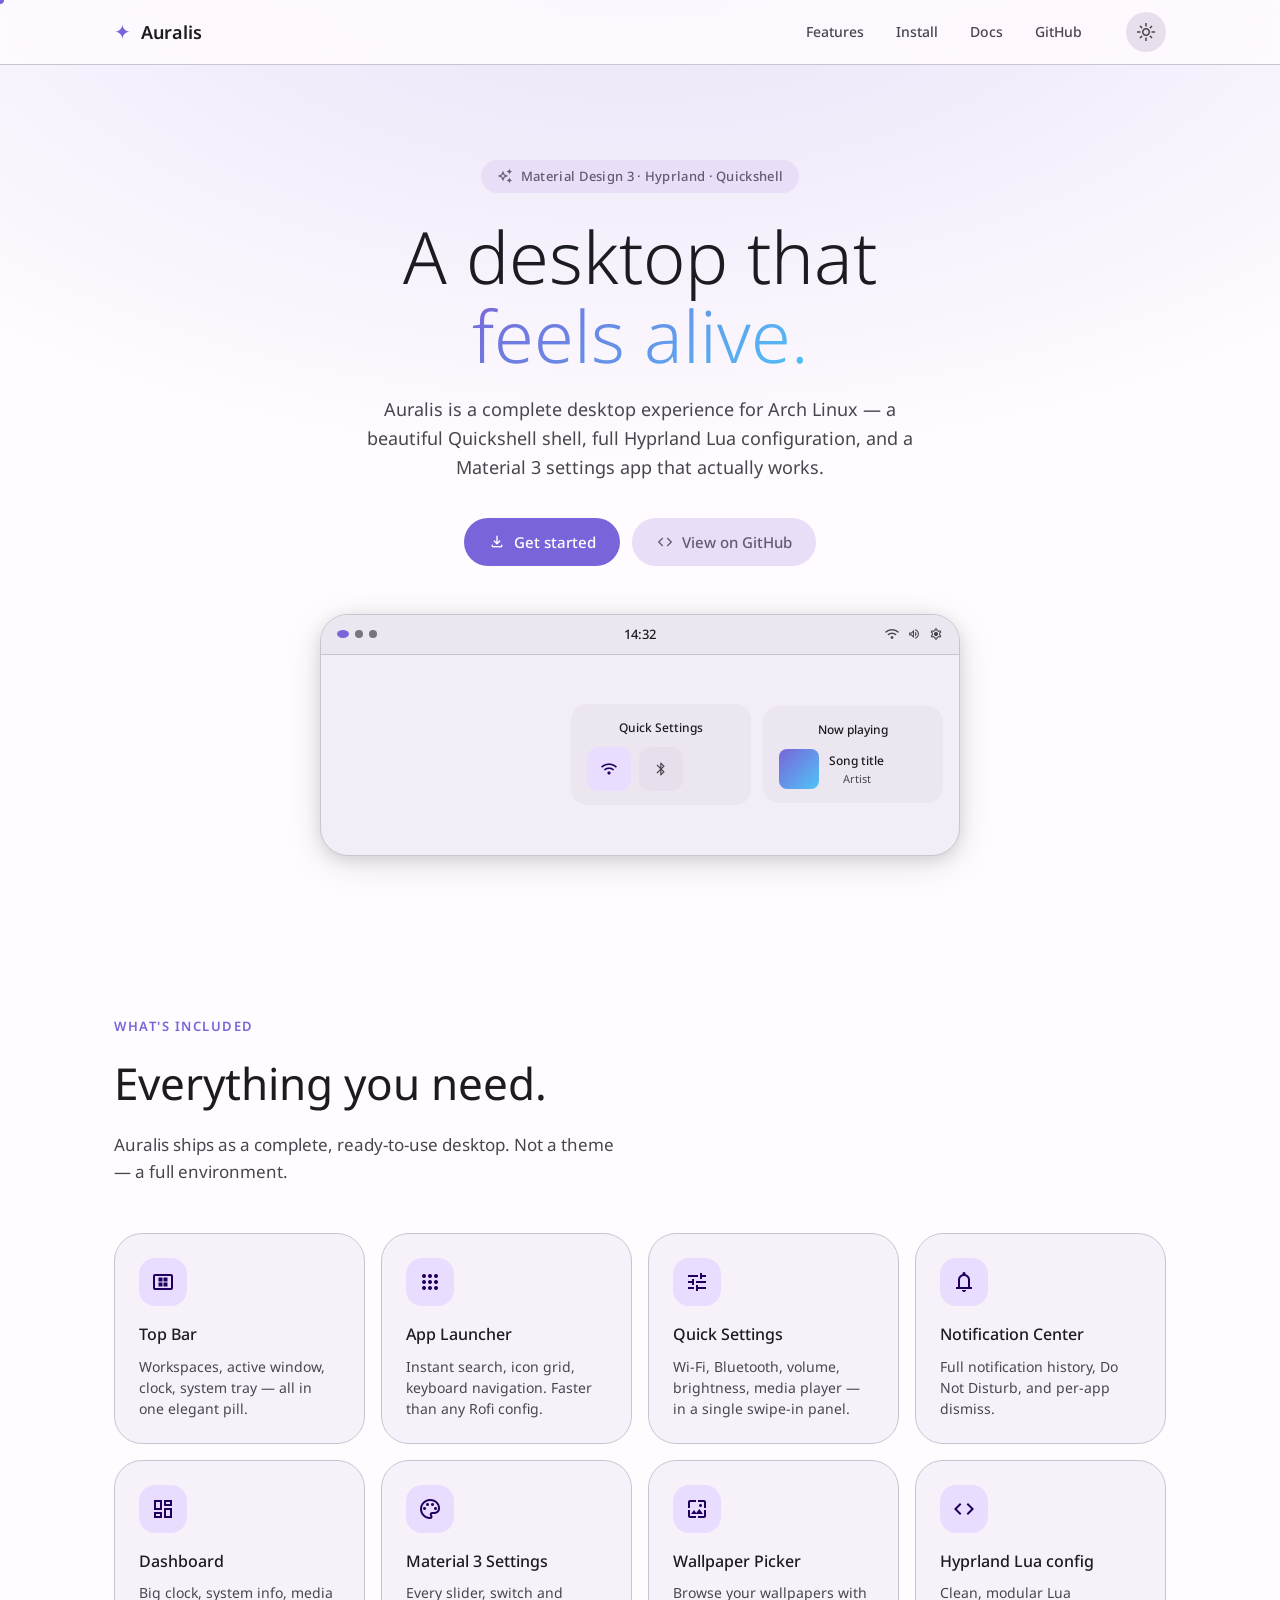
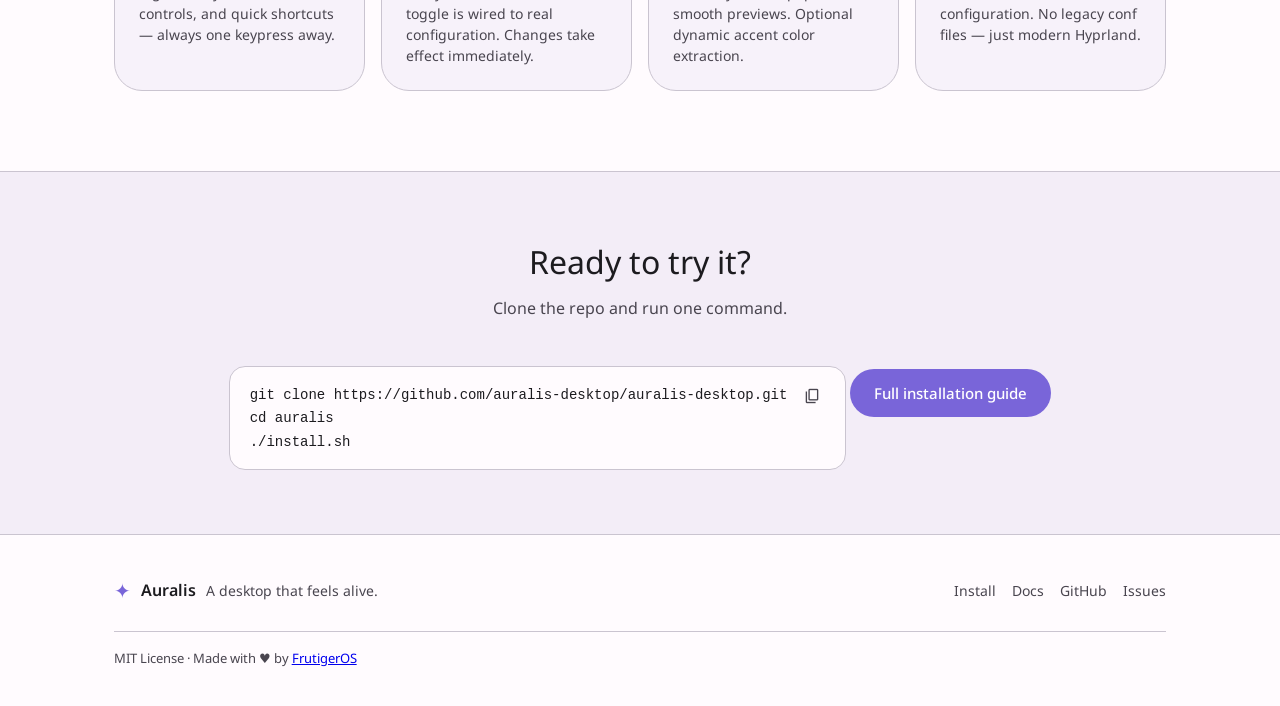
<file: index.html>
<!DOCTYPE html>
<html lang="en">
<head>
  <meta charset="UTF-8" />
  <meta name="viewport" content="width=device-width, initial-scale=1.0" />
  <title>Auralis — A desktop that feels alive.</title>
  <meta name="description" content="Auralis is a complete Material Design 3 desktop experience for Hyprland. Beautiful. Functional. Yours." />
  <link rel="preconnect" href="https://fonts.googleapis.com" />
  <link rel="preconnect" href="https://fonts.gstatic.com" crossorigin />
  <link href="https://fonts.googleapis.com/css2?family=Noto+Sans:wght@300;400;500;600;700&family=JetBrains+Mono:wght@400;500&display=swap" rel="stylesheet" />
  <link href="https://fonts.googleapis.com/css2?family=Material+Symbols+Outlined:opsz,wght,FILL,GRAD@24,400,0,0" rel="stylesheet" />
  <link rel="stylesheet" href="styles/main.css" />
  <link rel="icon" href="assets/favicon.svg" type="image/svg+xml" />
</head>
<body>
  <!-- Navigation -->
  <nav class="nav" id="nav">
    <div class="nav-inner">
      <a href="#" class="nav-brand">
        <span class="nav-logo">✦</span>
        <span>Auralis</span>
      </a>
      <div class="nav-links">
        <a href="#features">Features</a>
        <a href="pages/install.html">Install</a>
        <a href="pages/docs.html">Docs</a>
        <a href="https://github.com/auralis-desktop/auralis-desktop" target="_blank" rel="noopener">
          GitHub
        </a>
      </div>
      <button class="theme-toggle" id="themeToggle" aria-label="Toggle theme">
        <span class="material-symbols-outlined">light_mode</span>
      </button>
    </div>
  </nav>

  <!-- Hero -->
  <section class="hero">
    <div class="hero-bg"></div>
    <div class="container">
      <div class="hero-badge">
        <span class="material-symbols-outlined">auto_awesome</span>
        Material Design 3 · Hyprland · Quickshell
      </div>
      <h1 class="hero-title">
        A desktop that<br />
        <span class="gradient-text">feels alive.</span>
      </h1>
      <p class="hero-sub">
        Auralis is a complete desktop experience for Arch Linux — a beautiful
        Quickshell shell, full Hyprland Lua configuration, and a Material 3
        settings app that actually works.
      </p>
      <div class="hero-actions">
        <a href="pages/install.html" class="btn btn-filled">
          <span class="material-symbols-outlined">download</span>
          Get started
        </a>
        <a href="https://github.com/auralis-desktop/auralis-desktop" class="btn btn-tonal" target="_blank" rel="noopener">
          <span class="material-symbols-outlined">code</span>
          View on GitHub
        </a>
      </div>
      <!-- Desktop preview placeholder -->
      <div class="hero-preview">
        <div class="preview-frame">
          <div class="preview-bar">
            <div class="preview-bar-left">
              <span class="preview-ws active"></span>
              <span class="preview-ws"></span>
              <span class="preview-ws"></span>
            </div>
            <div class="preview-bar-clock">14:32</div>
            <div class="preview-bar-right">
              <span class="material-symbols-outlined" style="font-size:14px">wifi</span>
              <span class="material-symbols-outlined" style="font-size:14px">volume_up</span>
              <span class="material-symbols-outlined" style="font-size:14px">settings</span>
            </div>
          </div>
          <div class="preview-desktop">
            <div class="preview-card preview-card-a">
              <div class="preview-card-title">Quick Settings</div>
              <div class="preview-tile-row">
                <div class="preview-tile active">
                  <span class="material-symbols-outlined" style="font-size:16px">wifi</span>
                </div>
                <div class="preview-tile">
                  <span class="material-symbols-outlined" style="font-size:16px">bluetooth</span>
                </div>
              </div>
            </div>
            <div class="preview-card preview-card-b">
              <div class="preview-card-title">Now playing</div>
              <div class="preview-media">
                <div class="preview-art"></div>
                <div class="preview-meta">
                  <div class="preview-track">Song title</div>
                  <div class="preview-artist">Artist</div>
                </div>
              </div>
            </div>
          </div>
        </div>
      </div>
    </div>
  </section>

  <!-- Features -->
  <section class="features" id="features">
    <div class="container">
      <div class="section-label">What's included</div>
      <h2 class="section-title">Everything you need.</h2>
      <p class="section-sub">Auralis ships as a complete, ready-to-use desktop. Not a theme — a full environment.</p>

      <div class="feature-grid">
        <div class="feature-card">
          <div class="feature-icon">
            <span class="material-symbols-outlined">view_compact_alt</span>
          </div>
          <h3>Top Bar</h3>
          <p>Workspaces, active window, clock, system tray — all in one elegant pill.</p>
        </div>
        <div class="feature-card">
          <div class="feature-icon">
            <span class="material-symbols-outlined">apps</span>
          </div>
          <h3>App Launcher</h3>
          <p>Instant search, icon grid, keyboard navigation. Faster than any Rofi config.</p>
        </div>
        <div class="feature-card">
          <div class="feature-icon">
            <span class="material-symbols-outlined">tune</span>
          </div>
          <h3>Quick Settings</h3>
          <p>Wi-Fi, Bluetooth, volume, brightness, media player — in a single swipe-in panel.</p>
        </div>
        <div class="feature-card">
          <div class="feature-icon">
            <span class="material-symbols-outlined">notifications</span>
          </div>
          <h3>Notification Center</h3>
          <p>Full notification history, Do Not Disturb, and per-app dismiss.</p>
        </div>
        <div class="feature-card">
          <div class="feature-icon">
            <span class="material-symbols-outlined">dashboard</span>
          </div>
          <h3>Dashboard</h3>
          <p>Big clock, system info, media controls, and quick shortcuts — always one keypress away.</p>
        </div>
        <div class="feature-card">
          <div class="feature-icon">
            <span class="material-symbols-outlined">palette</span>
          </div>
          <h3>Material 3 Settings</h3>
          <p>Every slider, switch and toggle is wired to real configuration. Changes take effect immediately.</p>
        </div>
        <div class="feature-card">
          <div class="feature-icon">
            <span class="material-symbols-outlined">wallpaper</span>
          </div>
          <h3>Wallpaper Picker</h3>
          <p>Browse your wallpapers with smooth previews. Optional dynamic accent color extraction.</p>
        </div>
        <div class="feature-card">
          <div class="feature-icon">
            <span class="material-symbols-outlined">code</span>
          </div>
          <h3>Hyprland Lua config</h3>
          <p>Clean, modular Lua configuration. No legacy conf files — just modern Hyprland.</p>
        </div>
      </div>
    </div>
  </section>

  <!-- Install strip -->
  <section class="install-strip">
    <div class="container">
      <h2>Ready to try it?</h2>
      <p>Clone the repo and run one command.</p>
      <div class="code-block">
        <pre><code>git clone https://github.com/auralis-desktop/auralis-desktop.git
cd auralis
./install.sh</code></pre>
        <button class="copy-btn" onclick="copyInstall(this)" aria-label="Copy to clipboard">
          <span class="material-symbols-outlined">content_copy</span>
        </button>
      </div>
      <a href="pages/install.html" class="btn btn-filled" style="margin-top:24px">
        Full installation guide
      </a>
    </div>
  </section>

  <!-- Footer -->
  <footer class="footer">
    <div class="container">
      <div class="footer-inner">
        <div class="footer-brand">
          <span class="nav-logo">✦</span>
          <span>Auralis</span>
          <span class="footer-tagline">A desktop that feels alive.</span>
        </div>
        <div class="footer-links">
          <a href="pages/install.html">Install</a>
          <a href="pages/docs.html">Docs</a>
          <a href="https://github.com/auralis-desktop/auralis-desktop" target="_blank" rel="noopener">GitHub</a>
          <a href="https://github.com/auralis-desktop/auralis-desktop/issues" target="_blank" rel="noopener">Issues</a>
        </div>
      </div>
      <p class="footer-copy">MIT License · Made with ♥ by <a href="https://github.com/FrutigerOS">FrutigerOS</a></p>
    </div>
  </footer>

  <script src="scripts/main.js"></script>
</body>
</html>
</file>
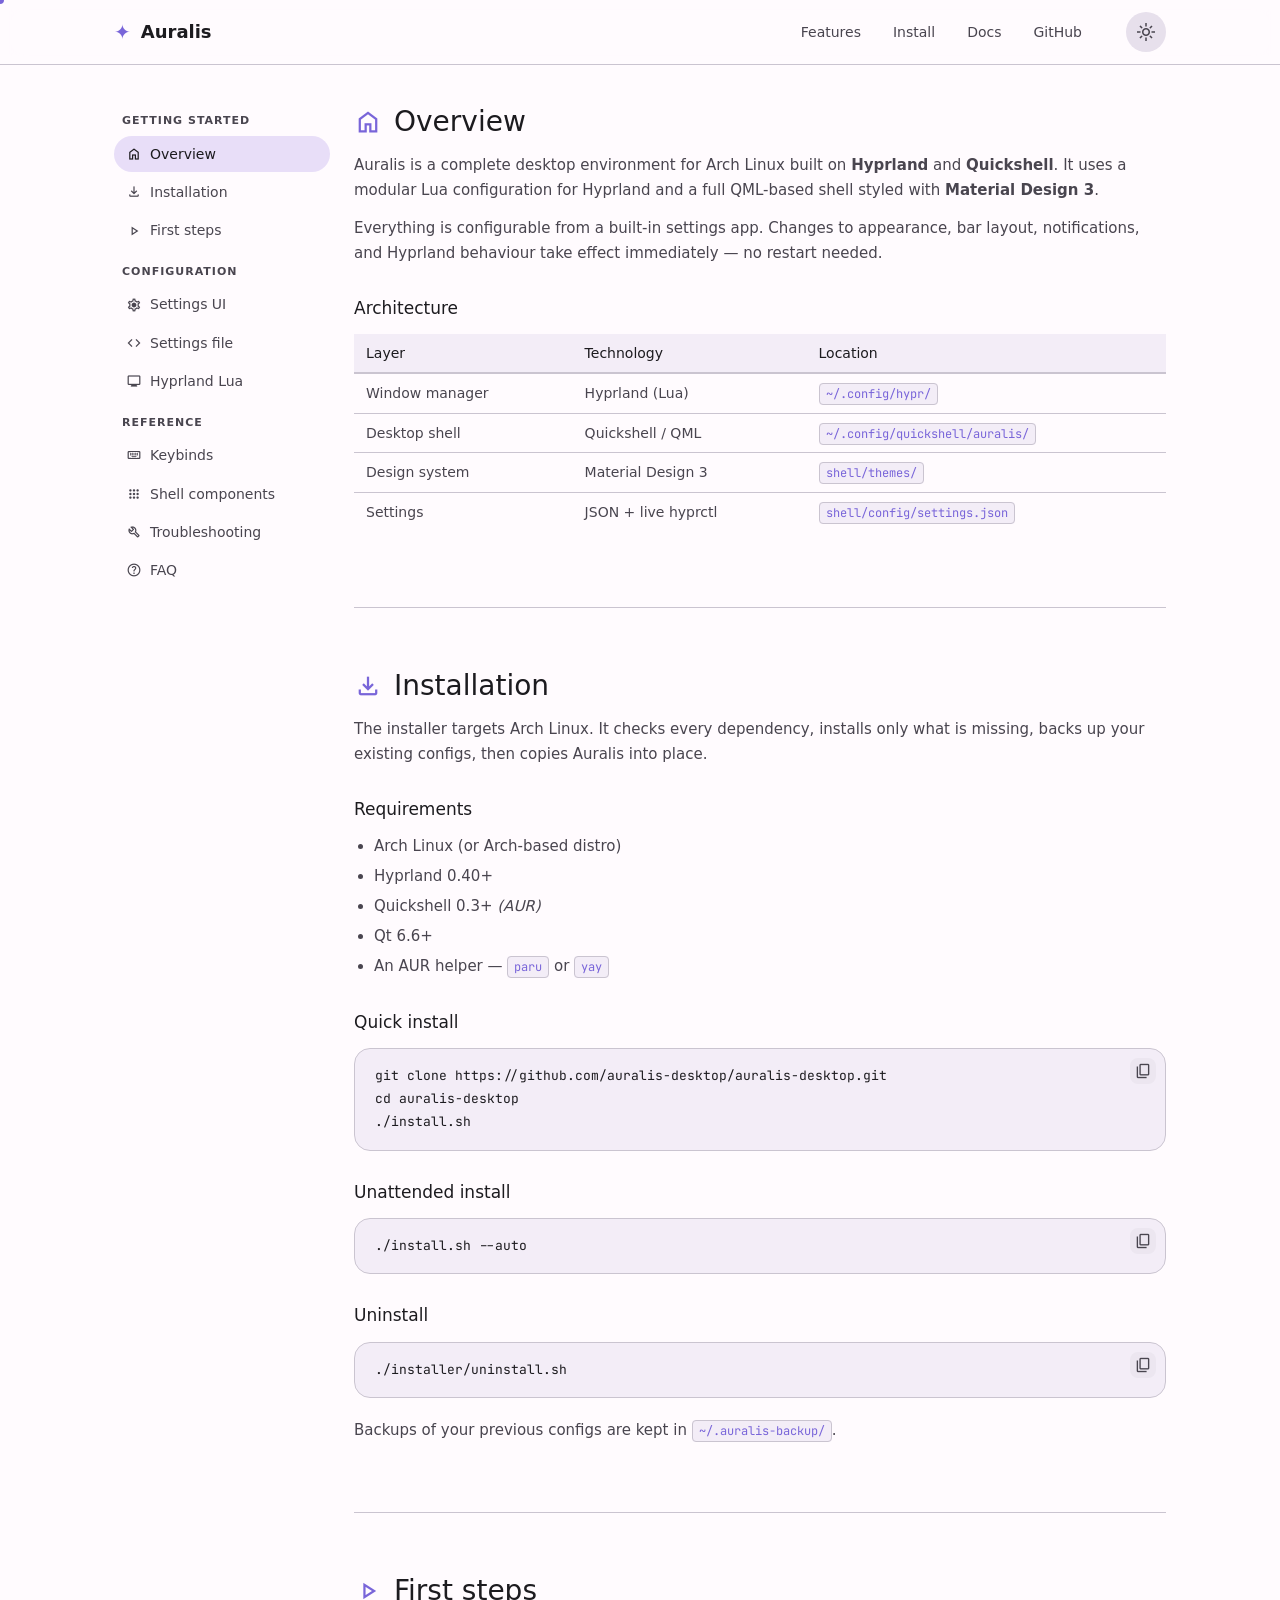
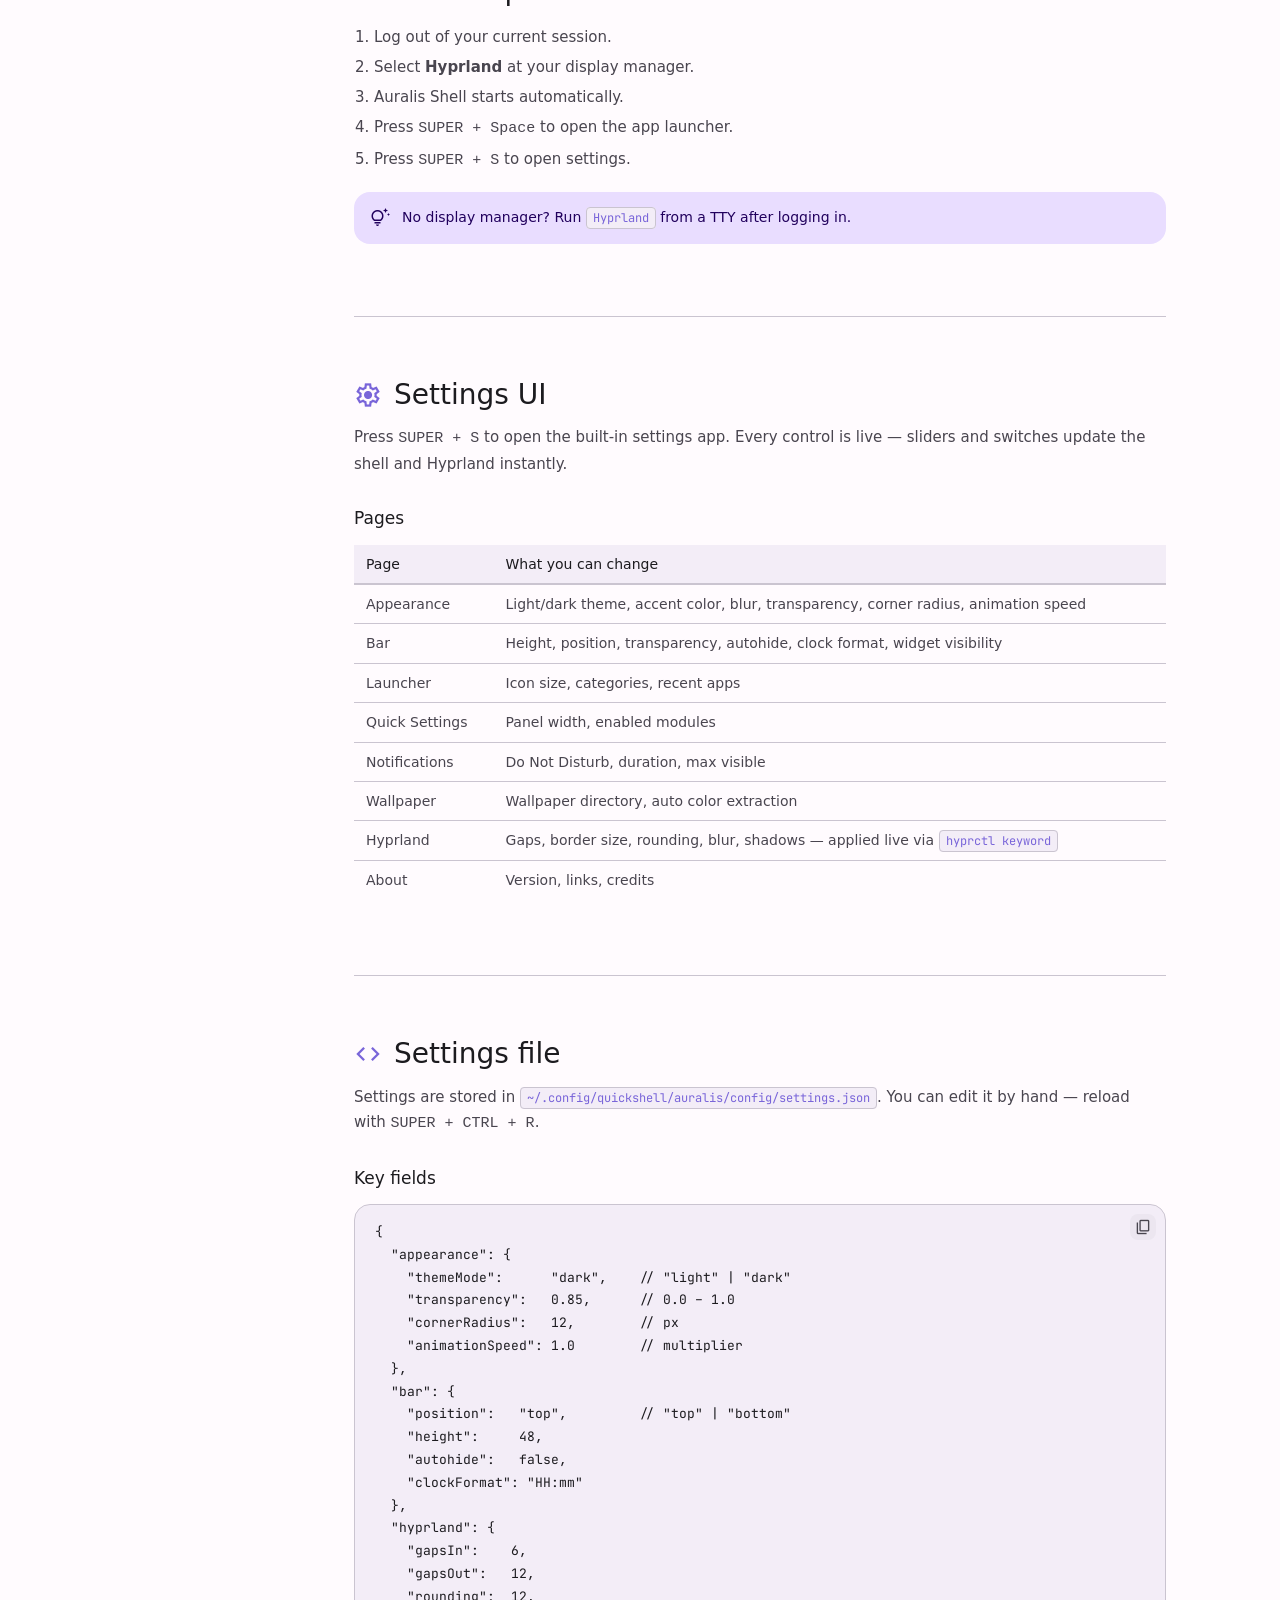
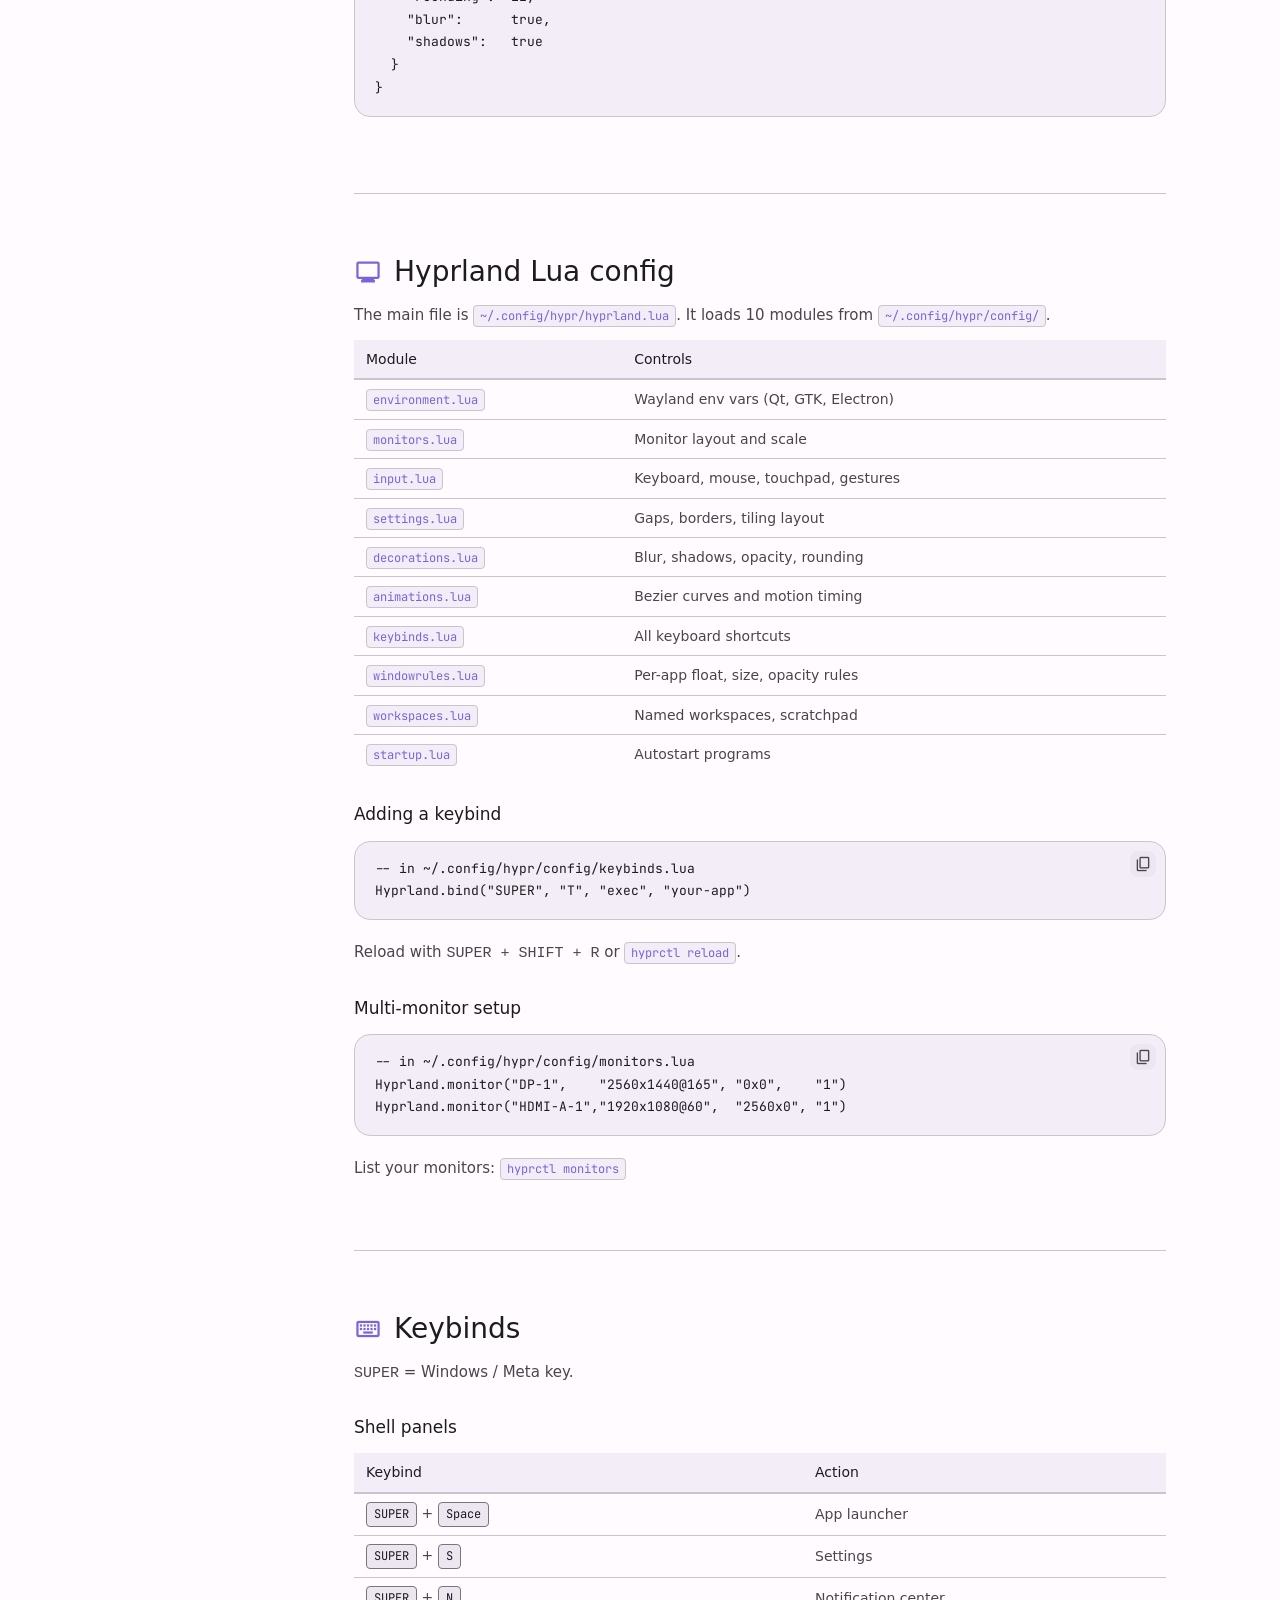
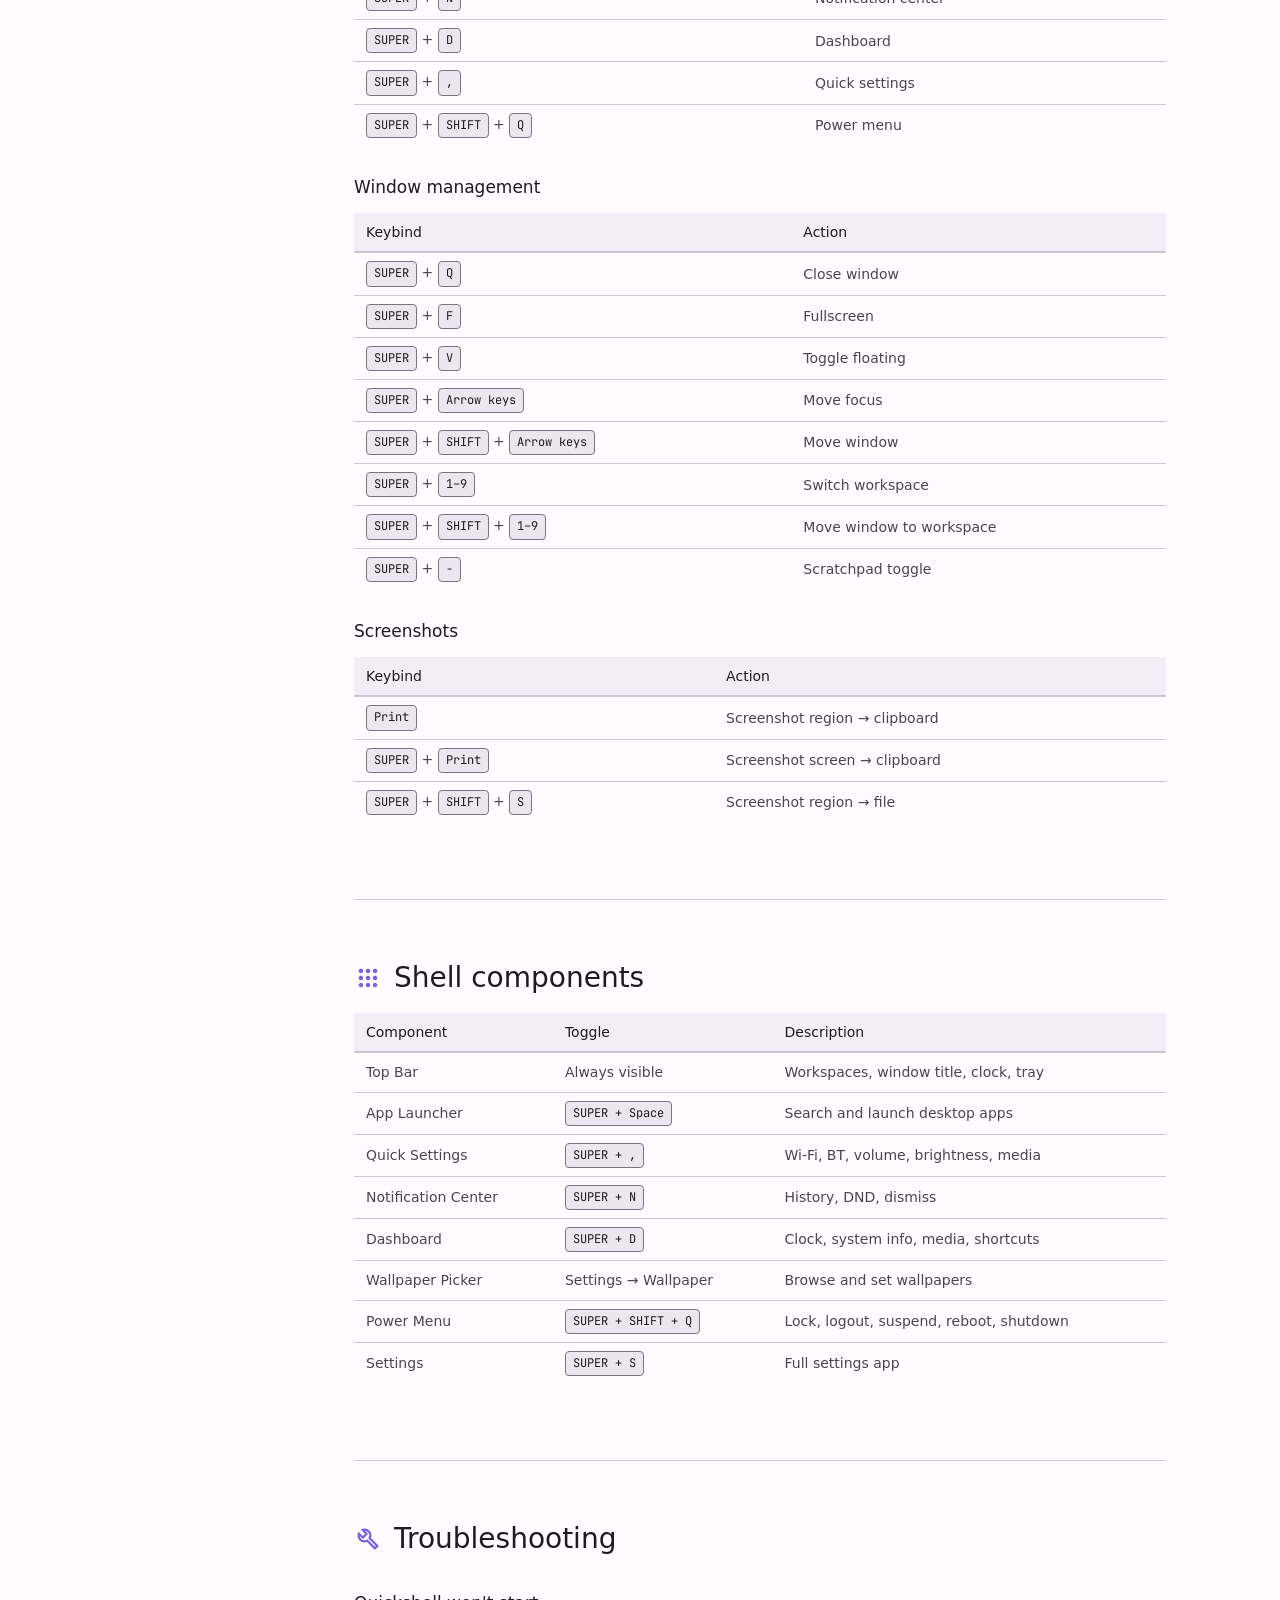
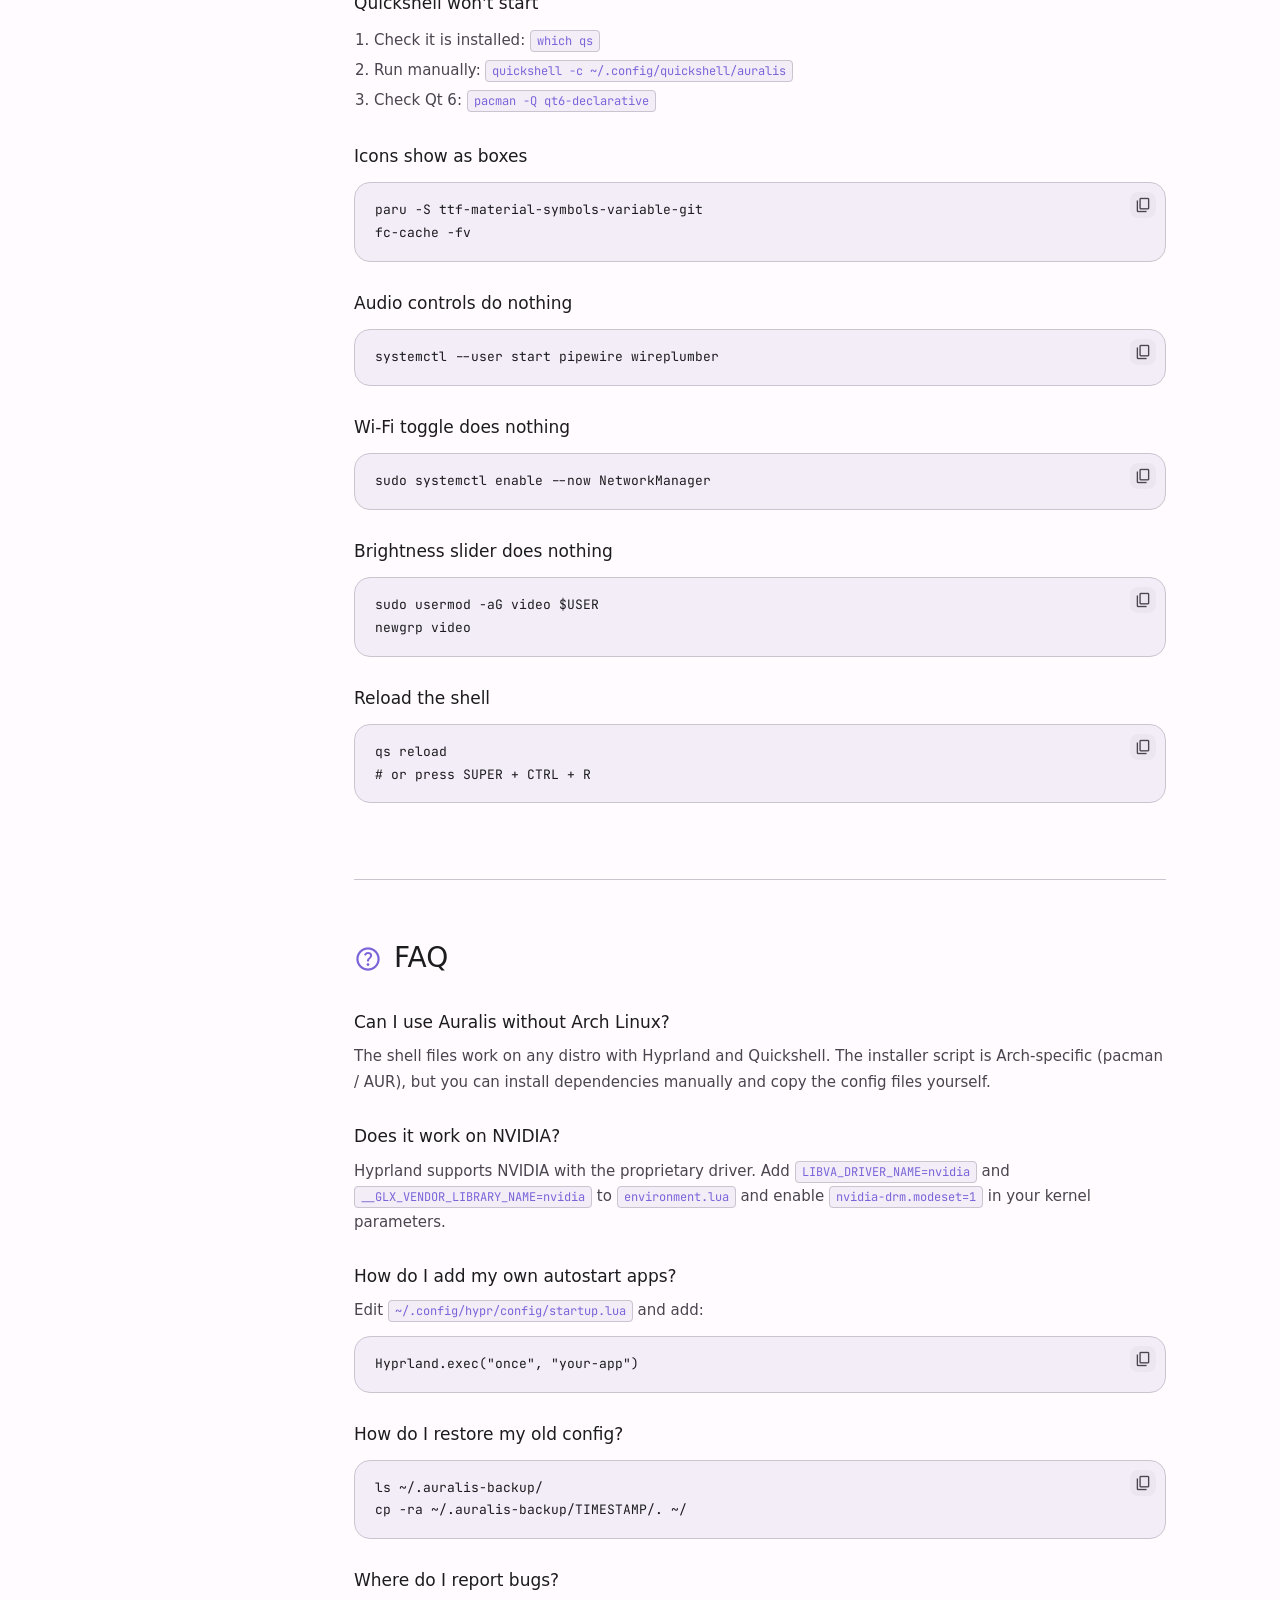
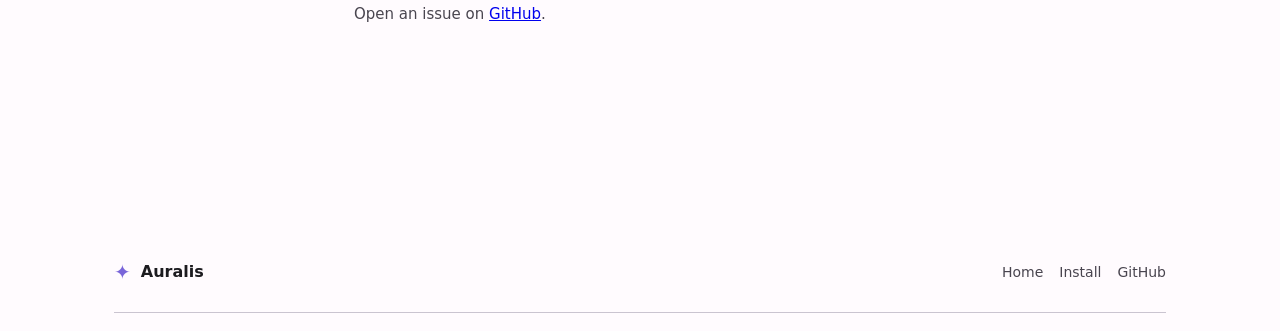
<file: pages/docs.html>
<!DOCTYPE html>
<html lang="en">
<head>
  <meta charset="UTF-8" />
  <meta name="viewport" content="width=device-width, initial-scale=1.0" />
  <title>Docs — Auralis</title>
  <meta name="description" content="Full documentation for Auralis — installation, configuration, keybinds, and troubleshooting." />
  <link rel="preconnect" href="https://fonts.googleapis.com" />
  <link href="https://fonts.googleapis.com/css2?family=DM+Sans:ital,opsz,wght@0,9..40,300;0,9..40,400;0,9..40,500;0,9..40,600;0,9..40,700;1,9..40,300;1,9..40,400&family=JetBrains+Mono:wght@400;500&display=swap" rel="stylesheet" />
  <link href="https://fonts.googleapis.com/css2?family=Material+Symbols+Outlined:opsz,wght,FILL,GRAD@24,400,0,0" rel="stylesheet" />
  <link rel="stylesheet" href="../styles/main.css" />
  <style>
    /* ── Docs layout ─────────────────────────────────────────────────────── */
    .docs-layout {
      display: grid;
      grid-template-columns: 240px 1fr;
      gap: 0;
      max-width: 1100px;
      margin: 0 auto;
      padding: 100px 24px 64px;
      align-items: start;
    }
    @media (max-width: 720px) {
      .docs-layout { grid-template-columns: 1fr; }
      .docs-sidebar { display: none; }
    }

    /* Sidebar */
    .docs-sidebar {
      position: sticky;
      top: 80px;
      padding-right: 24px;
    }
    .docs-sidebar nav { display: flex; flex-direction: column; gap: 2px; }
    .docs-sidebar .nav-section {
      font-size: 11px; font-weight: 600; letter-spacing: 1px;
      text-transform: uppercase;
      color: var(--md-on-surface-variant);
      padding: 12px 8px 4px;
    }
    .docs-sidebar a {
      display: flex; align-items: center; gap: 8px;
      text-decoration: none;
      font-size: 14px;
      color: var(--md-on-surface-variant);
      padding: 7px 12px;
      border-radius: var(--radius-full);
      transition: background var(--transition), color var(--transition);
    }
    .docs-sidebar a:hover,
    .docs-sidebar a.active {
      background: var(--md-secondary-container);
      color: var(--md-on-surface);
    }
    .docs-sidebar a .material-symbols-outlined { font-size: 16px; }

    /* Content */
    .docs-content { min-width: 0; }
    .docs-content section {
      padding-bottom: 56px;
      border-bottom: 1px solid var(--md-outline-variant);
      margin-bottom: 56px;
    }
    .docs-content section:last-child { border-bottom: none; }

    .docs-content h2 {
      font-size: 28px; font-weight: 400;
      color: var(--md-on-surface);
      margin-bottom: 8px;
      display: flex; align-items: center; gap: 12px;
    }
    .docs-content h2 .material-symbols-outlined {
      font-size: 28px; color: var(--md-primary);
    }
    .docs-content h3 {
      font-size: 17px; font-weight: 500;
      color: var(--md-on-surface);
      margin: 28px 0 8px;
    }
    .docs-content p {
      font-size: 15px; line-height: 1.7;
      color: var(--md-on-surface-variant);
      margin-bottom: 12px;
    }
    .docs-content ul, .docs-content ol {
      padding-left: 20px;
      color: var(--md-on-surface-variant);
      font-size: 15px; line-height: 2;
    }

    /* Code blocks */
    .docs-content pre {
      background: var(--md-surface-container);
      border: 1px solid var(--md-outline-variant);
      border-radius: var(--radius-lg);
      padding: 16px 20px;
      overflow-x: auto;
      margin: 12px 0 20px;
      position: relative;
    }
    .docs-content pre code {
      font-family: var(--font-mono);
      font-size: 13px;
      color: var(--md-on-surface);
      line-height: 1.7;
    }
    .docs-content code:not(pre code) {
      font-family: var(--font-mono);
      font-size: 12px;
      background: var(--md-surface-container);
      border: 1px solid var(--md-outline-variant);
      border-radius: 4px;
      padding: 2px 6px;
      color: var(--md-primary);
    }

    /* Keybind table */
    .kb-table { width: 100%; border-collapse: collapse; font-size: 14px; margin: 12px 0 20px; }
    .kb-table th {
      text-align: left; padding: 8px 12px;
      background: var(--md-surface-container);
      color: var(--md-on-surface); font-weight: 500;
      border-bottom: 2px solid var(--md-outline-variant);
    }
    .kb-table td { padding: 8px 12px; border-bottom: 1px solid var(--md-outline-variant); color: var(--md-on-surface-variant); }
    .kb-table tr:last-child td { border-bottom: none; }
    .kb-table kbd {
      display: inline-block;
      background: var(--md-surface-container-high);
      border: 1px solid var(--md-outline);
      border-radius: 4px;
      padding: 2px 7px;
      font-family: var(--font-mono);
      font-size: 12px;
      color: var(--md-on-surface);
    }

    /* Callout */
    .callout {
      display: flex; gap: 12px; align-items: flex-start;
      background: var(--md-primary-container);
      border-radius: var(--radius-lg);
      padding: 14px 16px;
      margin: 16px 0;
    }
    .callout .material-symbols-outlined { color: var(--md-on-primary-container); font-size: 20px; flex-shrink: 0; margin-top: 2px; }
    .callout p { color: var(--md-on-primary-container); margin: 0; font-size: 14px; }

    /* Copy button on pre */
    .pre-wrap { position: relative; }
    .pre-wrap .copy-btn {
      position: absolute; top: 10px; right: 10px;
      background: var(--md-surface-container-high);
    }
  </style>
</head>
<body>
  <nav class="nav" id="nav">
    <div class="nav-inner">
      <a href="../index.html" class="nav-brand">
        <span class="nav-logo">✦</span><span>Auralis</span>
      </a>
      <div class="nav-links">
        <a href="../index.html#features">Features</a>
        <a href="install.html">Install</a>
        <a href="docs.html">Docs</a>
        <a href="https://github.com/auralis-desktop/auralis-desktop" target="_blank" rel="noopener">GitHub</a>
      </div>
      <button class="theme-toggle" id="themeToggle" aria-label="Toggle theme">
        <span class="material-symbols-outlined">light_mode</span>
      </button>
    </div>
  </nav>

  <div class="docs-layout">
    <!-- Sidebar -->
    <aside class="docs-sidebar">
      <nav aria-label="Docs navigation">
        <span class="nav-section">Getting started</span>
        <a href="#overview" class="active"><span class="material-symbols-outlined">home</span>Overview</a>
        <a href="#install"><span class="material-symbols-outlined">download</span>Installation</a>
        <a href="#first-steps"><span class="material-symbols-outlined">play_arrow</span>First steps</a>

        <span class="nav-section">Configuration</span>
        <a href="#settings"><span class="material-symbols-outlined">settings</span>Settings UI</a>
        <a href="#settings-file"><span class="material-symbols-outlined">code</span>Settings file</a>
        <a href="#hyprland"><span class="material-symbols-outlined">monitor</span>Hyprland Lua</a>

        <span class="nav-section">Reference</span>
        <a href="#keybinds"><span class="material-symbols-outlined">keyboard</span>Keybinds</a>
        <a href="#components"><span class="material-symbols-outlined">apps</span>Shell components</a>
        <a href="#troubleshooting"><span class="material-symbols-outlined">build</span>Troubleshooting</a>
        <a href="#faq"><span class="material-symbols-outlined">help</span>FAQ</a>
      </nav>
    </aside>

    <!-- Content -->
    <main class="docs-content">

      <!-- Overview -->
      <section id="overview">
        <h2><span class="material-symbols-outlined">home</span>Overview</h2>
        <p>Auralis is a complete desktop environment for Arch Linux built on <strong>Hyprland</strong> and <strong>Quickshell</strong>. It uses a modular Lua configuration for Hyprland and a full QML-based shell styled with <strong>Material Design 3</strong>.</p>
        <p>Everything is configurable from a built-in settings app. Changes to appearance, bar layout, notifications, and Hyprland behaviour take effect immediately — no restart needed.</p>

        <h3>Architecture</h3>
        <table class="kb-table">
          <thead><tr><th>Layer</th><th>Technology</th><th>Location</th></tr></thead>
          <tbody>
            <tr><td>Window manager</td><td>Hyprland (Lua)</td><td><code>~/.config/hypr/</code></td></tr>
            <tr><td>Desktop shell</td><td>Quickshell / QML</td><td><code>~/.config/quickshell/auralis/</code></td></tr>
            <tr><td>Design system</td><td>Material Design 3</td><td><code>shell/themes/</code></td></tr>
            <tr><td>Settings</td><td>JSON + live hyprctl</td><td><code>shell/config/settings.json</code></td></tr>
          </tbody>
        </table>
      </section>

      <!-- Installation -->
      <section id="install">
        <h2><span class="material-symbols-outlined">download</span>Installation</h2>
        <p>The installer targets Arch Linux. It checks every dependency, installs only what is missing, backs up your existing configs, then copies Auralis into place.</p>

        <h3>Requirements</h3>
        <ul>
          <li>Arch Linux (or Arch-based distro)</li>
          <li>Hyprland 0.40+</li>
          <li>Quickshell 0.3+ <em>(AUR)</em></li>
          <li>Qt 6.6+</li>
          <li>An AUR helper — <code>paru</code> or <code>yay</code></li>
        </ul>

        <h3>Quick install</h3>
        <div class="pre-wrap">
          <pre><code>git clone https://github.com/auralis-desktop/auralis-desktop.git
cd auralis-desktop
./install.sh</code></pre>
          <button class="copy-btn" onclick="copyPre(this)" aria-label="Copy">
            <span class="material-symbols-outlined">content_copy</span>
          </button>
        </div>

        <h3>Unattended install</h3>
        <div class="pre-wrap">
          <pre><code>./install.sh --auto</code></pre>
          <button class="copy-btn" onclick="copyPre(this)" aria-label="Copy">
            <span class="material-symbols-outlined">content_copy</span>
          </button>
        </div>

        <h3>Uninstall</h3>
        <div class="pre-wrap">
          <pre><code>./installer/uninstall.sh</code></pre>
          <button class="copy-btn" onclick="copyPre(this)" aria-label="Copy">
            <span class="material-symbols-outlined">content_copy</span>
          </button>
        </div>
        <p>Backups of your previous configs are kept in <code>~/.auralis-backup/</code>.</p>
      </section>

      <!-- First steps -->
      <section id="first-steps">
        <h2><span class="material-symbols-outlined">play_arrow</span>First steps</h2>
        <ol>
          <li>Log out of your current session.</li>
          <li>Select <strong>Hyprland</strong> at your display manager.</li>
          <li>Auralis Shell starts automatically.</li>
          <li>Press <kbd>SUPER + Space</kbd> to open the app launcher.</li>
          <li>Press <kbd>SUPER + S</kbd> to open settings.</li>
        </ol>

        <div class="callout">
          <span class="material-symbols-outlined">tips_and_updates</span>
          <p>No display manager? Run <code>Hyprland</code> from a TTY after logging in.</p>
        </div>
      </section>

      <!-- Settings UI -->
      <section id="settings">
        <h2><span class="material-symbols-outlined">settings</span>Settings UI</h2>
        <p>Press <kbd>SUPER + S</kbd> to open the built-in settings app. Every control is live — sliders and switches update the shell and Hyprland instantly.</p>

        <h3>Pages</h3>
        <table class="kb-table">
          <thead><tr><th>Page</th><th>What you can change</th></tr></thead>
          <tbody>
            <tr><td>Appearance</td><td>Light/dark theme, accent color, blur, transparency, corner radius, animation speed</td></tr>
            <tr><td>Bar</td><td>Height, position, transparency, autohide, clock format, widget visibility</td></tr>
            <tr><td>Launcher</td><td>Icon size, categories, recent apps</td></tr>
            <tr><td>Quick Settings</td><td>Panel width, enabled modules</td></tr>
            <tr><td>Notifications</td><td>Do Not Disturb, duration, max visible</td></tr>
            <tr><td>Wallpaper</td><td>Wallpaper directory, auto color extraction</td></tr>
            <tr><td>Hyprland</td><td>Gaps, border size, rounding, blur, shadows — applied live via <code>hyprctl keyword</code></td></tr>
            <tr><td>About</td><td>Version, links, credits</td></tr>
          </tbody>
        </table>
      </section>

      <!-- Settings file -->
      <section id="settings-file">
        <h2><span class="material-symbols-outlined">code</span>Settings file</h2>
        <p>Settings are stored in <code>~/.config/quickshell/auralis/config/settings.json</code>. You can edit it by hand — reload with <kbd>SUPER + CTRL + R</kbd>.</p>

        <h3>Key fields</h3>
        <div class="pre-wrap">
          <pre><code>{
  "appearance": {
    "themeMode":      "dark",    // "light" | "dark"
    "transparency":   0.85,      // 0.0 – 1.0
    "cornerRadius":   12,        // px
    "animationSpeed": 1.0        // multiplier
  },
  "bar": {
    "position":   "top",         // "top" | "bottom"
    "height":     48,
    "autohide":   false,
    "clockFormat": "HH:mm"
  },
  "hyprland": {
    "gapsIn":    6,
    "gapsOut":   12,
    "rounding":  12,
    "blur":      true,
    "shadows":   true
  }
}</code></pre>
          <button class="copy-btn" onclick="copyPre(this)" aria-label="Copy">
            <span class="material-symbols-outlined">content_copy</span>
          </button>
        </div>
      </section>

      <!-- Hyprland Lua -->
      <section id="hyprland">
        <h2><span class="material-symbols-outlined">monitor</span>Hyprland Lua config</h2>
        <p>The main file is <code>~/.config/hypr/hyprland.lua</code>. It loads 10 modules from <code>~/.config/hypr/config/</code>.</p>

        <table class="kb-table">
          <thead><tr><th>Module</th><th>Controls</th></tr></thead>
          <tbody>
            <tr><td><code>environment.lua</code></td><td>Wayland env vars (Qt, GTK, Electron)</td></tr>
            <tr><td><code>monitors.lua</code></td><td>Monitor layout and scale</td></tr>
            <tr><td><code>input.lua</code></td><td>Keyboard, mouse, touchpad, gestures</td></tr>
            <tr><td><code>settings.lua</code></td><td>Gaps, borders, tiling layout</td></tr>
            <tr><td><code>decorations.lua</code></td><td>Blur, shadows, opacity, rounding</td></tr>
            <tr><td><code>animations.lua</code></td><td>Bezier curves and motion timing</td></tr>
            <tr><td><code>keybinds.lua</code></td><td>All keyboard shortcuts</td></tr>
            <tr><td><code>windowrules.lua</code></td><td>Per-app float, size, opacity rules</td></tr>
            <tr><td><code>workspaces.lua</code></td><td>Named workspaces, scratchpad</td></tr>
            <tr><td><code>startup.lua</code></td><td>Autostart programs</td></tr>
          </tbody>
        </table>

        <h3>Adding a keybind</h3>
        <div class="pre-wrap">
          <pre><code>-- in ~/.config/hypr/config/keybinds.lua
Hyprland.bind("SUPER", "T", "exec", "your-app")</code></pre>
          <button class="copy-btn" onclick="copyPre(this)" aria-label="Copy">
            <span class="material-symbols-outlined">content_copy</span>
          </button>
        </div>
        <p>Reload with <kbd>SUPER + SHIFT + R</kbd> or <code>hyprctl reload</code>.</p>

        <h3>Multi-monitor setup</h3>
        <div class="pre-wrap">
          <pre><code>-- in ~/.config/hypr/config/monitors.lua
Hyprland.monitor("DP-1",    "2560x1440@165", "0x0",    "1")
Hyprland.monitor("HDMI-A-1","1920x1080@60",  "2560x0", "1")</code></pre>
          <button class="copy-btn" onclick="copyPre(this)" aria-label="Copy">
            <span class="material-symbols-outlined">content_copy</span>
          </button>
        </div>
        <p>List your monitors: <code>hyprctl monitors</code></p>
      </section>

      <!-- Keybinds -->
      <section id="keybinds">
        <h2><span class="material-symbols-outlined">keyboard</span>Keybinds</h2>
        <p><kbd>SUPER</kbd> = Windows / Meta key.</p>

        <h3>Shell panels</h3>
        <table class="kb-table">
          <thead><tr><th>Keybind</th><th>Action</th></tr></thead>
          <tbody>
            <tr><td><kbd>SUPER</kbd> + <kbd>Space</kbd></td><td>App launcher</td></tr>
            <tr><td><kbd>SUPER</kbd> + <kbd>S</kbd></td><td>Settings</td></tr>
            <tr><td><kbd>SUPER</kbd> + <kbd>N</kbd></td><td>Notification center</td></tr>
            <tr><td><kbd>SUPER</kbd> + <kbd>D</kbd></td><td>Dashboard</td></tr>
            <tr><td><kbd>SUPER</kbd> + <kbd>,</kbd></td><td>Quick settings</td></tr>
            <tr><td><kbd>SUPER</kbd> + <kbd>SHIFT</kbd> + <kbd>Q</kbd></td><td>Power menu</td></tr>
          </tbody>
        </table>

        <h3>Window management</h3>
        <table class="kb-table">
          <thead><tr><th>Keybind</th><th>Action</th></tr></thead>
          <tbody>
            <tr><td><kbd>SUPER</kbd> + <kbd>Q</kbd></td><td>Close window</td></tr>
            <tr><td><kbd>SUPER</kbd> + <kbd>F</kbd></td><td>Fullscreen</td></tr>
            <tr><td><kbd>SUPER</kbd> + <kbd>V</kbd></td><td>Toggle floating</td></tr>
            <tr><td><kbd>SUPER</kbd> + <kbd>Arrow keys</kbd></td><td>Move focus</td></tr>
            <tr><td><kbd>SUPER</kbd> + <kbd>SHIFT</kbd> + <kbd>Arrow keys</kbd></td><td>Move window</td></tr>
            <tr><td><kbd>SUPER</kbd> + <kbd>1–9</kbd></td><td>Switch workspace</td></tr>
            <tr><td><kbd>SUPER</kbd> + <kbd>SHIFT</kbd> + <kbd>1–9</kbd></td><td>Move window to workspace</td></tr>
            <tr><td><kbd>SUPER</kbd> + <kbd>-</kbd></td><td>Scratchpad toggle</td></tr>
          </tbody>
        </table>

        <h3>Screenshots</h3>
        <table class="kb-table">
          <thead><tr><th>Keybind</th><th>Action</th></tr></thead>
          <tbody>
            <tr><td><kbd>Print</kbd></td><td>Screenshot region → clipboard</td></tr>
            <tr><td><kbd>SUPER</kbd> + <kbd>Print</kbd></td><td>Screenshot screen → clipboard</td></tr>
            <tr><td><kbd>SUPER</kbd> + <kbd>SHIFT</kbd> + <kbd>S</kbd></td><td>Screenshot region → file</td></tr>
          </tbody>
        </table>
      </section>

      <!-- Shell components -->
      <section id="components">
        <h2><span class="material-symbols-outlined">apps</span>Shell components</h2>
        <table class="kb-table">
          <thead><tr><th>Component</th><th>Toggle</th><th>Description</th></tr></thead>
          <tbody>
            <tr><td>Top Bar</td><td>Always visible</td><td>Workspaces, window title, clock, tray</td></tr>
            <tr><td>App Launcher</td><td><kbd>SUPER + Space</kbd></td><td>Search and launch desktop apps</td></tr>
            <tr><td>Quick Settings</td><td><kbd>SUPER + ,</kbd></td><td>Wi-Fi, BT, volume, brightness, media</td></tr>
            <tr><td>Notification Center</td><td><kbd>SUPER + N</kbd></td><td>History, DND, dismiss</td></tr>
            <tr><td>Dashboard</td><td><kbd>SUPER + D</kbd></td><td>Clock, system info, media, shortcuts</td></tr>
            <tr><td>Wallpaper Picker</td><td>Settings → Wallpaper</td><td>Browse and set wallpapers</td></tr>
            <tr><td>Power Menu</td><td><kbd>SUPER + SHIFT + Q</kbd></td><td>Lock, logout, suspend, reboot, shutdown</td></tr>
            <tr><td>Settings</td><td><kbd>SUPER + S</kbd></td><td>Full settings app</td></tr>
          </tbody>
        </table>
      </section>

      <!-- Troubleshooting -->
      <section id="troubleshooting">
        <h2><span class="material-symbols-outlined">build</span>Troubleshooting</h2>

        <h3>Quickshell won't start</h3>
        <ol>
          <li>Check it is installed: <code>which qs</code></li>
          <li>Run manually: <code>quickshell -c ~/.config/quickshell/auralis</code></li>
          <li>Check Qt 6: <code>pacman -Q qt6-declarative</code></li>
        </ol>

        <h3>Icons show as boxes</h3>
        <div class="pre-wrap">
          <pre><code>paru -S ttf-material-symbols-variable-git
fc-cache -fv</code></pre>
          <button class="copy-btn" onclick="copyPre(this)" aria-label="Copy">
            <span class="material-symbols-outlined">content_copy</span>
          </button>
        </div>

        <h3>Audio controls do nothing</h3>
        <div class="pre-wrap">
          <pre><code>systemctl --user start pipewire wireplumber</code></pre>
          <button class="copy-btn" onclick="copyPre(this)" aria-label="Copy">
            <span class="material-symbols-outlined">content_copy</span>
          </button>
        </div>

        <h3>Wi-Fi toggle does nothing</h3>
        <div class="pre-wrap">
          <pre><code>sudo systemctl enable --now NetworkManager</code></pre>
          <button class="copy-btn" onclick="copyPre(this)" aria-label="Copy">
            <span class="material-symbols-outlined">content_copy</span>
          </button>
        </div>

        <h3>Brightness slider does nothing</h3>
        <div class="pre-wrap">
          <pre><code>sudo usermod -aG video $USER
newgrp video</code></pre>
          <button class="copy-btn" onclick="copyPre(this)" aria-label="Copy">
            <span class="material-symbols-outlined">content_copy</span>
          </button>
        </div>

        <h3>Reload the shell</h3>
        <div class="pre-wrap">
          <pre><code>qs reload
# or press SUPER + CTRL + R</code></pre>
          <button class="copy-btn" onclick="copyPre(this)" aria-label="Copy">
            <span class="material-symbols-outlined">content_copy</span>
          </button>
        </div>
      </section>

      <!-- FAQ -->
      <section id="faq">
        <h2><span class="material-symbols-outlined">help</span>FAQ</h2>

        <h3>Can I use Auralis without Arch Linux?</h3>
        <p>The shell files work on any distro with Hyprland and Quickshell. The installer script is Arch-specific (pacman / AUR), but you can install dependencies manually and copy the config files yourself.</p>

        <h3>Does it work on NVIDIA?</h3>
        <p>Hyprland supports NVIDIA with the proprietary driver. Add <code>LIBVA_DRIVER_NAME=nvidia</code> and <code>__GLX_VENDOR_LIBRARY_NAME=nvidia</code> to <code>environment.lua</code> and enable <code>nvidia-drm.modeset=1</code> in your kernel parameters.</p>

        <h3>How do I add my own autostart apps?</h3>
        <p>Edit <code>~/.config/hypr/config/startup.lua</code> and add:</p>
        <div class="pre-wrap">
          <pre><code>Hyprland.exec("once", "your-app")</code></pre>
          <button class="copy-btn" onclick="copyPre(this)" aria-label="Copy">
            <span class="material-symbols-outlined">content_copy</span>
          </button>
        </div>

        <h3>How do I restore my old config?</h3>
        <div class="pre-wrap">
          <pre><code>ls ~/.auralis-backup/
cp -ra ~/.auralis-backup/TIMESTAMP/. ~/</code></pre>
          <button class="copy-btn" onclick="copyPre(this)" aria-label="Copy">
            <span class="material-symbols-outlined">content_copy</span>
          </button>
        </div>

        <h3>Where do I report bugs?</h3>
        <p>Open an issue on <a href="https://github.com/auralis-desktop/auralis-desktop/issues" target="_blank" rel="noopener">GitHub</a>.</p>
      </section>

    </main>
  </div>

  <footer class="footer">
    <div class="container">
      <div class="footer-inner">
        <div class="footer-brand"><span class="nav-logo">✦</span><span>Auralis</span></div>
        <div class="footer-links">
          <a href="../index.html">Home</a>
          <a href="install.html">Install</a>
          <a href="https://github.com/auralis-desktop/auralis-desktop" target="_blank" rel="noopener">GitHub</a>
        </div>
      </div>
    </div>
  </footer>

  <script src="../scripts/main.js"></script>
  <script>
    // Copy pre block
    function copyPre(btn) {
      const code = btn.closest('.pre-wrap')?.querySelector('code');
      if (!code) return;
      navigator.clipboard.writeText(code.textContent).then(() => {
        const i = btn.querySelector('.material-symbols-outlined');
        if (!i) return;
        i.textContent = 'check';
        btn.style.color = '#86EFAC';
        setTimeout(() => { i.textContent = 'content_copy'; btn.style.color = ''; }, 2000);
      });
    }
    window.copyPre = copyPre;

    // Highlight active sidebar link on scroll
    const sections = document.querySelectorAll('section[id]');
    const links    = document.querySelectorAll('.docs-sidebar a');
    const observer = new IntersectionObserver(entries => {
      entries.forEach(e => {
        if (e.isIntersecting) {
          links.forEach(l => l.classList.toggle('active', l.getAttribute('href') === '#' + e.target.id));
        }
      });
    }, { rootMargin: '-30% 0px -60% 0px' });
    sections.forEach(s => observer.observe(s));
  </script>
</body>
</html>
</file>
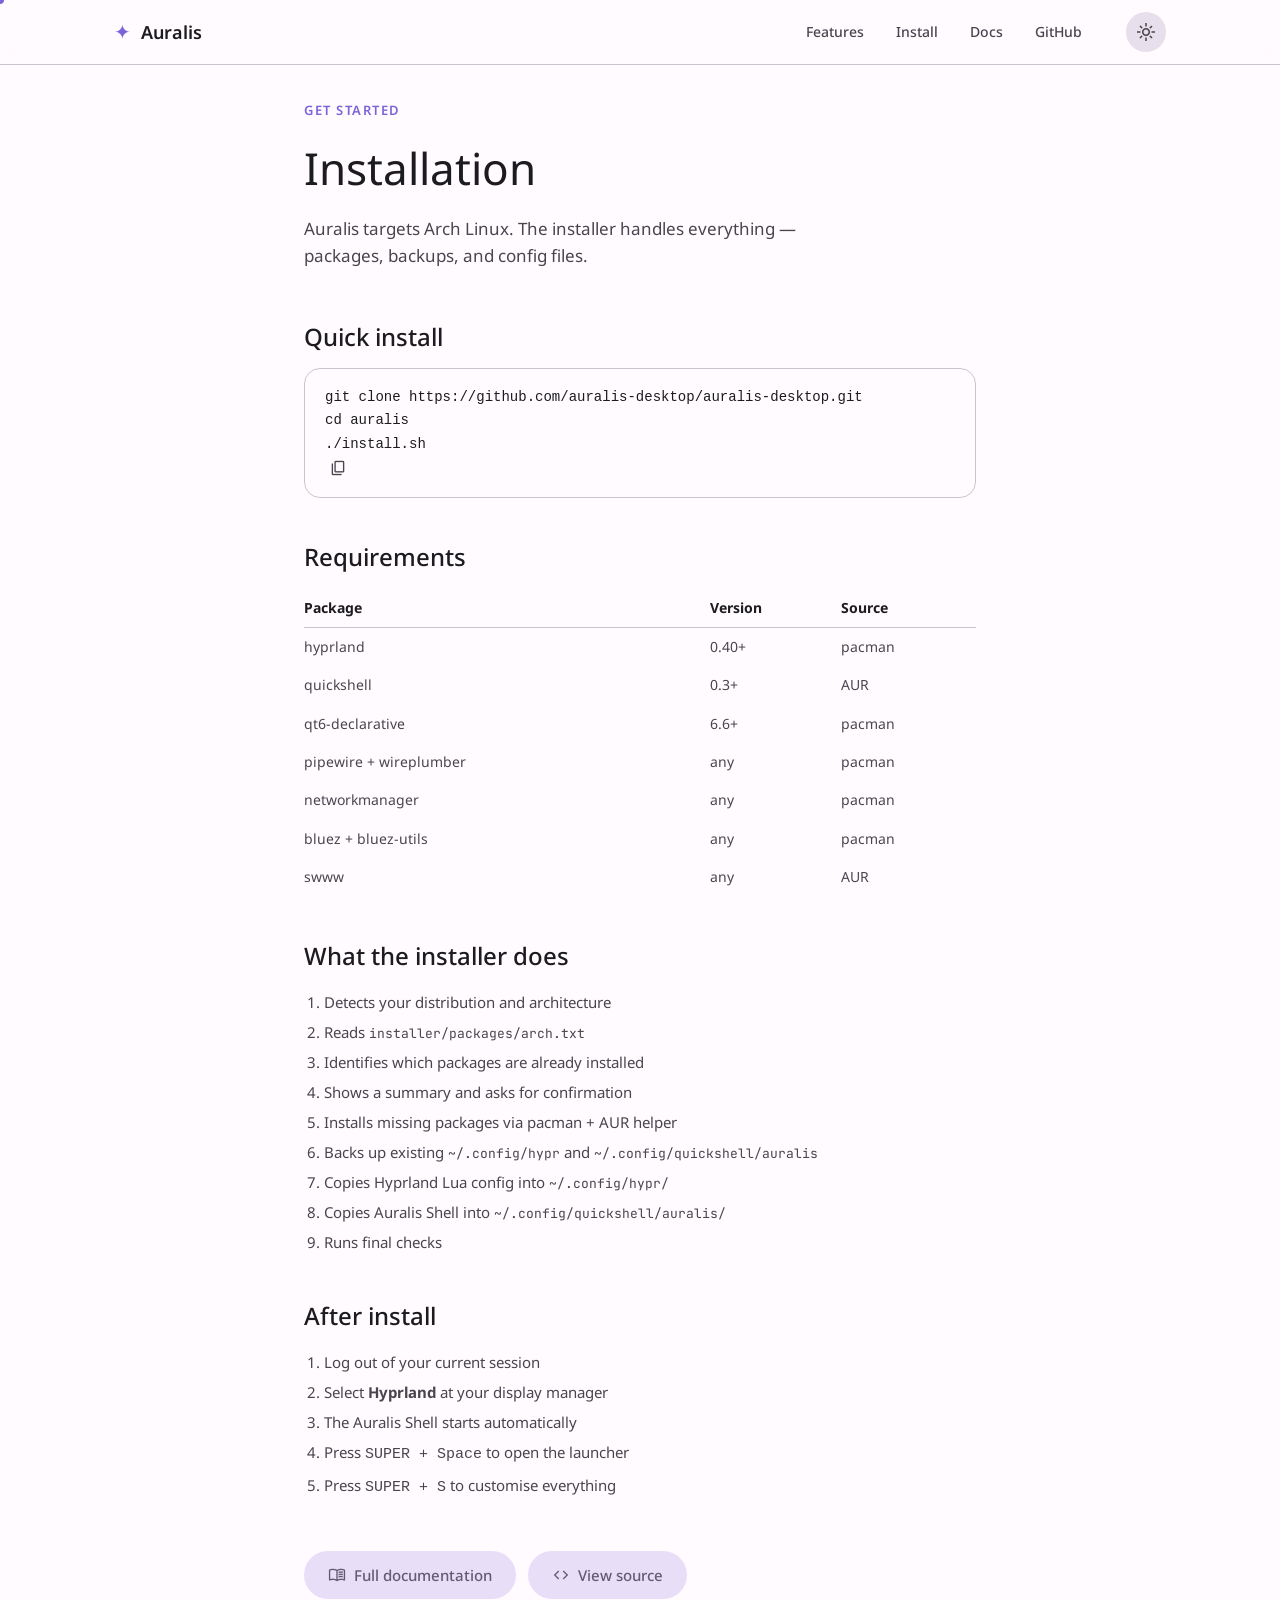
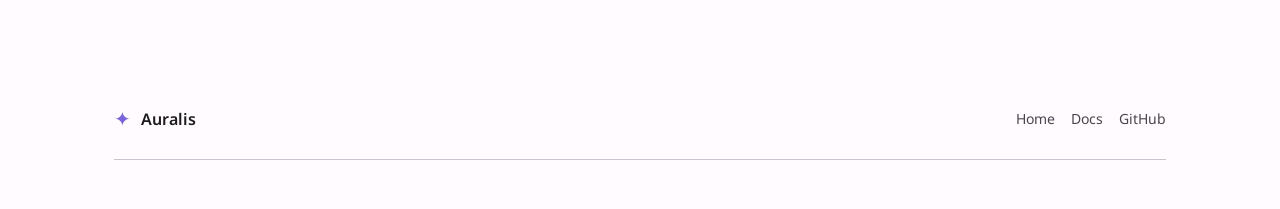
<file: pages/install.html>
<!DOCTYPE html>
<html lang="en">
<head>
  <meta charset="UTF-8" />
  <meta name="viewport" content="width=device-width, initial-scale=1.0" />
  <title>Install — Auralis</title>
  <link rel="preconnect" href="https://fonts.googleapis.com" />
  <link href="https://fonts.googleapis.com/css2?family=Noto+Sans:wght@300;400;500;600;700&family=JetBrains+Mono:wght@400;500&display=swap" rel="stylesheet" />
  <link href="https://fonts.googleapis.com/css2?family=Material+Symbols+Outlined:opsz,wght,FILL,GRAD@24,400,0,0" rel="stylesheet" />
  <link rel="stylesheet" href="../styles/main.css" />
</head>
<body>
  <nav class="nav" id="nav">
    <div class="nav-inner">
      <a href="../index.html" class="nav-brand">
        <span class="nav-logo">✦</span><span>Auralis</span>
      </a>
      <div class="nav-links">
        <a href="../index.html#features">Features</a>
        <a href="install.html">Install</a>
        <a href="docs.html">Docs</a>
        <a href="https://github.com/auralis-desktop/auralis-desktop" target="_blank" rel="noopener">GitHub</a>
      </div>
      <button class="theme-toggle" id="themeToggle" aria-label="Toggle theme">
        <span class="material-symbols-outlined">light_mode</span>
      </button>
    </div>
  </nav>

  <main style="padding: 100px 0 64px;">
    <div class="container" style="max-width:720px">
      <div class="section-label">Get started</div>
      <h1 class="section-title">Installation</h1>
      <p class="section-sub">Auralis targets Arch Linux. The installer handles everything — packages, backups, and config files.</p>

      <h2 style="margin: 40px 0 12px; font-weight:500;">Quick install</h2>
      <div class="code-block" style="display:block">
        <pre><code>git clone https://github.com/auralis-desktop/auralis-desktop.git
cd auralis
./install.sh</code></pre>
        <button class="copy-btn" onclick="window.copyInstall(this)" aria-label="Copy">
          <span class="material-symbols-outlined">content_copy</span>
        </button>
      </div>

      <h2 style="margin: 40px 0 12px; font-weight:500;">Requirements</h2>
      <table style="width:100%; border-collapse:collapse; font-size:14px;">
        <thead>
          <tr style="border-bottom: 1px solid var(--md-outline-variant);">
            <th style="text-align:left; padding:8px 0; color:var(--md-on-surface)">Package</th>
            <th style="text-align:left; padding:8px 0; color:var(--md-on-surface)">Version</th>
            <th style="text-align:left; padding:8px 0; color:var(--md-on-surface)">Source</th>
          </tr>
        </thead>
        <tbody style="color:var(--md-on-surface-variant)">
          <tr><td style="padding:8px 0">hyprland</td><td>0.40+</td><td>pacman</td></tr>
          <tr><td style="padding:8px 0">quickshell</td><td>0.3+</td><td>AUR</td></tr>
          <tr><td style="padding:8px 0">qt6-declarative</td><td>6.6+</td><td>pacman</td></tr>
          <tr><td style="padding:8px 0">pipewire + wireplumber</td><td>any</td><td>pacman</td></tr>
          <tr><td style="padding:8px 0">networkmanager</td><td>any</td><td>pacman</td></tr>
          <tr><td style="padding:8px 0">bluez + bluez-utils</td><td>any</td><td>pacman</td></tr>
          <tr><td style="padding:8px 0">swww</td><td>any</td><td>AUR</td></tr>
        </tbody>
      </table>

      <h2 style="margin: 40px 0 12px; font-weight:500;">What the installer does</h2>
      <ol style="padding-left:20px; color:var(--md-on-surface-variant); font-size:15px; line-height:2">
        <li>Detects your distribution and architecture</li>
        <li>Reads <code style="font-family:var(--font-mono);font-size:13px">installer/packages/arch.txt</code></li>
        <li>Identifies which packages are already installed</li>
        <li>Shows a summary and asks for confirmation</li>
        <li>Installs missing packages via pacman + AUR helper</li>
        <li>Backs up existing <code style="font-family:var(--font-mono);font-size:13px">~/.config/hypr</code> and <code style="font-family:var(--font-mono);font-size:13px">~/.config/quickshell/auralis</code></li>
        <li>Copies Hyprland Lua config into <code style="font-family:var(--font-mono);font-size:13px">~/.config/hypr/</code></li>
        <li>Copies Auralis Shell into <code style="font-family:var(--font-mono);font-size:13px">~/.config/quickshell/auralis/</code></li>
        <li>Runs final checks</li>
      </ol>

      <h2 style="margin: 40px 0 12px; font-weight:500;">After install</h2>
      <ol style="padding-left:20px; color:var(--md-on-surface-variant); font-size:15px; line-height:2">
        <li>Log out of your current session</li>
        <li>Select <strong>Hyprland</strong> at your display manager</li>
        <li>The Auralis Shell starts automatically</li>
        <li>Press <kbd>SUPER + Space</kbd> to open the launcher</li>
        <li>Press <kbd>SUPER + S</kbd> to customise everything</li>
      </ol>

      <div style="margin-top:48px; display:flex; gap:12px; flex-wrap:wrap;">
        <a href="docs.html" class="btn btn-tonal">
          <span class="material-symbols-outlined">menu_book</span>
          Full documentation
        </a>
        <a href="https://github.com/auralis-desktop/auralis-desktop" class="btn btn-tonal" target="_blank" rel="noopener">
          <span class="material-symbols-outlined">code</span>
          View source
        </a>
      </div>
    </div>
  </main>

  <footer class="footer">
    <div class="container">
      <div class="footer-inner">
        <div class="footer-brand"><span class="nav-logo">✦</span><span>Auralis</span></div>
        <div class="footer-links">
          <a href="../index.html">Home</a>
          <a href="docs.html">Docs</a>
          <a href="https://github.com/auralis-desktop/auralis-desktop" target="_blank" rel="noopener">GitHub</a>
        </div>
      </div>
    </div>
  </footer>

  <script src="../scripts/main.js"></script>
</body>
</html>
</file>
<file: styles/main.css>
/* Auralis website -- Material Design 3 */

:root {
  --md-primary:            #7965D9;
  --md-on-primary:         #FFFFFF;
  --md-primary-container:  #E9DDFF;
  --md-on-primary-container: #21005D;
  --md-secondary:          #625B71;
  --md-secondary-container: #E8DEF8;
  --md-background:         #FFFBFE;
  --md-on-background:      #1C1B1F;
  --md-surface:            #FFFBFE;
  --md-on-surface:         #1C1B1F;
  --md-surface-variant:    #E7E0EC;
  --md-on-surface-variant: #49454F;
  --md-surface-container-low:  #F7F2FA;
  --md-surface-container:      #F3EDF7;
  --md-surface-container-high: #ECE6F0;
  --md-outline:            #79747E;
  --md-outline-variant:    #CAC4D0;

  --font: 'Noto Sans', system-ui, sans-serif;
  --font-mono: 'JetBrains Mono', monospace;
  --radius-sm:  8px;
  --radius-md:  12px;
  --radius-lg:  16px;
  --radius-xl:  28px;
  --radius-full: 9999px;
  --shadow-md: 0 2px 8px rgba(0,0,0,0.08), 0 4px 24px rgba(0,0,0,0.06);
  --shadow-lg: 0 4px 16px rgba(0,0,0,0.12), 0 8px 40px rgba(0,0,0,0.10);
  --transition: 250ms cubic-bezier(0.2,0,0,1);
}

[data-theme="dark"] {
  --md-primary:            #CFBCFF;
  --md-on-primary:         #381E72;
  --md-primary-container:  #4F378B;
  --md-on-primary-container: #E9DDFF;
  --md-secondary:          #CCC2DC;
  --md-secondary-container: #4A4458;
  --md-background:         #1C1B1F;
  --md-on-background:      #E6E1E5;
  --md-surface:            #1C1B1F;
  --md-on-surface:         #E6E1E5;
  --md-surface-variant:    #49454F;
  --md-on-surface-variant: #CAC4D0;
  --md-surface-container-low:  #1D1B20;
  --md-surface-container:      #211F26;
  --md-surface-container-high: #2B2930;
  --md-outline:            #938F99;
  --md-outline-variant:    #49454F;
}

*, *::before, *::after { box-sizing: border-box; margin: 0; padding: 0; }

html { scroll-behavior: smooth; }

body {
  font-family: var(--font);
  background: var(--md-background);
  color: var(--md-on-background);
  line-height: 1.6;
  transition: background var(--transition), color var(--transition);
}

.container {
  max-width: 1100px;
  margin: 0 auto;
  padding: 0 24px;
}

/* Navigation */
.nav {
  position: fixed; top: 0; left: 0; right: 0; z-index: 100;
  backdrop-filter: blur(12px) saturate(150%);
  -webkit-backdrop-filter: blur(12px) saturate(150%);
  background: rgba(var(--md-background-rgb, 255,251,254), 0.85);
  border-bottom: 1px solid var(--md-outline-variant);
  transition: background var(--transition), border-color var(--transition);
}
[data-theme="dark"] .nav { background: rgba(28,27,31,0.88); }

.nav-inner {
  max-width: 1100px; margin: 0 auto;
  padding: 0 24px;
  height: 64px;
  display: flex; align-items: center; gap: 32px;
}
.nav-brand {
  display: flex; align-items: center; gap: 10px;
  text-decoration: none;
  color: var(--md-on-surface);
  font-weight: 600; font-size: 18px;
}
.nav-logo { color: var(--md-primary); font-size: 20px; }
.nav-links { display: flex; gap: 8px; margin-left: auto; }
.nav-links a {
  text-decoration: none;
  color: var(--md-on-surface-variant);
  font-size: 14px; font-weight: 500;
  padding: 8px 12px;
  border-radius: var(--radius-full);
  transition: background var(--transition), color var(--transition);
}
.nav-links a:hover {
  background: var(--md-surface-variant);
  color: var(--md-on-surface);
}
.theme-toggle {
  width: 40px; height: 40px; border-radius: 50%;
  border: none; cursor: pointer;
  background: var(--md-surface-variant);
  color: var(--md-on-surface-variant);
  display: flex; align-items: center; justify-content: center;
  transition: background var(--transition);
  flex-shrink: 0;
}
.theme-toggle:hover { background: var(--md-surface-container-high); }
.theme-toggle .material-symbols-outlined { font-size: 20px; }

/* Hero */
.hero {
  position: relative; overflow: hidden;
  padding: 160px 0 80px;
  text-align: center;
}
.hero-bg {
  position: absolute; inset: 0; z-index: 0;
  background: radial-gradient(ellipse 80% 60% at 50% -10%, rgba(121,101,217,0.18), transparent);
}
.hero > .container { position: relative; z-index: 1; }

.hero-badge {
  display: inline-flex; align-items: center; gap: 8px;
  padding: 6px 16px;
  background: var(--md-secondary-container);
  color: var(--md-secondary);
  border-radius: var(--radius-full);
  font-size: 13px; font-weight: 500; letter-spacing: 0.3px;
  margin-bottom: 24px;
}
.hero-badge .material-symbols-outlined { font-size: 16px; }

.hero-title {
  font-size: clamp(40px, 6vw, 72px);
  font-weight: 300; line-height: 1.1;
  color: var(--md-on-surface);
  margin-bottom: 20px;
}
.gradient-text {
  background: linear-gradient(135deg, var(--md-primary), #4FC3F7);
  -webkit-background-clip: text;
  -webkit-text-fill-color: transparent;
  background-clip: text;
}
.hero-sub {
  font-size: 18px; font-weight: 400;
  color: var(--md-on-surface-variant);
  max-width: 560px; margin: 0 auto 36px;
}
.hero-actions { display: flex; gap: 12px; justify-content: center; flex-wrap: wrap; margin-bottom: 48px; }

/* Buttons */
.btn {
  display: inline-flex; align-items: center; gap: 8px;
  padding: 12px 24px; border-radius: var(--radius-full);
  font-family: var(--font); font-size: 15px; font-weight: 500;
  text-decoration: none; cursor: pointer; border: none;
  transition: opacity var(--transition), transform 100ms;
}
.btn:hover { opacity: 0.88; }
.btn:active { transform: scale(0.97); }
.btn .material-symbols-outlined { font-size: 18px; }
.btn-filled { background: var(--md-primary); color: var(--md-on-primary); }
.btn-tonal  { background: var(--md-secondary-container); color: var(--md-secondary); }

/* Hero preview (CSS-only mockup) */
.hero-preview { display: flex; justify-content: center; }
.preview-frame {
  width: 100%; max-width: 640px;
  background: var(--md-surface-container);
  border-radius: var(--radius-xl);
  border: 1px solid var(--md-outline-variant);
  box-shadow: var(--shadow-lg);
  overflow: hidden;
}
.preview-bar {
  height: 40px;
  background: var(--md-surface-container-high);
  display: flex; align-items: center;
  padding: 0 16px; gap: 12px;
  border-bottom: 1px solid var(--md-outline-variant);
}
.preview-bar-left { display: flex; gap: 6px; flex: 1; }
.preview-ws { width: 8px; height: 8px; border-radius: 50%; background: var(--md-outline); }
.preview-ws.active { background: var(--md-primary); width: 12px; }
.preview-bar-clock { font-size: 13px; font-weight: 500; color: var(--md-on-surface); }
.preview-bar-right { display: flex; gap: 8px; flex: 1; justify-content: flex-end; align-items: center; color: var(--md-on-surface-variant); }
.preview-desktop {
  height: 200px;
  display: flex; align-items: center; justify-content: flex-end;
  gap: 12px; padding: 16px;
}
.preview-card {
  background: var(--md-surface-container-high);
  border-radius: var(--radius-lg);
  padding: 14px 16px;
  width: 180px;
  flex-shrink: 0;
}
.preview-card-title { font-size: 12px; font-weight: 500; color: var(--md-on-surface); margin-bottom: 10px; }
.preview-tile-row { display: flex; gap: 8px; }
.preview-tile {
  width: 44px; height: 44px; border-radius: 12px;
  background: var(--md-surface-variant);
  display: flex; align-items: center; justify-content: center;
  color: var(--md-on-surface-variant);
}
.preview-tile.active { background: var(--md-primary-container); color: var(--md-on-primary-container); }
.preview-media { display: flex; gap: 10px; align-items: center; }
.preview-art { width: 40px; height: 40px; border-radius: 8px; background: linear-gradient(135deg, var(--md-primary), #4FC3F7); }
.preview-track { font-size: 12px; font-weight: 500; color: var(--md-on-surface); }
.preview-artist { font-size: 11px; color: var(--md-on-surface-variant); }

/* Features */
.features { padding: 80px 0; }
.section-label { font-size: 13px; font-weight: 600; letter-spacing: 1.5px; text-transform: uppercase; color: var(--md-primary); margin-bottom: 12px; }
.section-title { font-size: clamp(28px, 4vw, 44px); font-weight: 400; color: var(--md-on-surface); margin-bottom: 12px; }
.section-sub { font-size: 17px; color: var(--md-on-surface-variant); max-width: 520px; margin-bottom: 48px; }

.feature-grid {
  display: grid;
  grid-template-columns: repeat(auto-fill, minmax(240px, 1fr));
  gap: 16px;
}
.feature-card {
  background: var(--md-surface-container-low);
  border: 1px solid var(--md-outline-variant);
  border-radius: var(--radius-xl);
  padding: 24px;
  transition: transform var(--transition), box-shadow var(--transition);
}
.feature-card:hover { transform: translateY(-2px); box-shadow: var(--shadow-md); }
.feature-icon {
  width: 48px; height: 48px;
  background: var(--md-primary-container);
  color: var(--md-on-primary-container);
  border-radius: var(--radius-lg);
  display: flex; align-items: center; justify-content: center;
  margin-bottom: 16px;
}
.feature-icon .material-symbols-outlined { font-size: 24px; }
.feature-card h3 { font-size: 16px; font-weight: 500; color: var(--md-on-surface); margin-bottom: 8px; }
.feature-card p  { font-size: 14px; color: var(--md-on-surface-variant); line-height: 1.5; }

/* Install strip */
.install-strip {
  background: var(--md-surface-container);
  border-top: 1px solid var(--md-outline-variant);
  border-bottom: 1px solid var(--md-outline-variant);
  padding: 64px 0;
  text-align: center;
}
.install-strip h2 { font-size: 32px; font-weight: 400; color: var(--md-on-surface); margin-bottom: 8px; }
.install-strip p  { font-size: 16px; color: var(--md-on-surface-variant); margin-bottom: 24px; }

.code-block {
  display: inline-flex; align-items: flex-start; gap: 12px;
  background: var(--md-surface);
  border: 1px solid var(--md-outline-variant);
  border-radius: var(--radius-lg);
  padding: 16px 20px;
  text-align: left;
  position: relative;
  max-width: 100%;
  overflow: hidden;
}
.code-block pre { font-family: var(--font-mono); font-size: 14px; color: var(--md-on-surface); line-height: 1.6; overflow-x: auto; flex: 1; }
.copy-btn {
  flex-shrink: 0;
  background: none; border: none; cursor: pointer;
  color: var(--md-on-surface-variant);
  padding: 4px;
  border-radius: var(--radius-sm);
  transition: background var(--transition), color var(--transition);
  display: flex; align-items: center;
}
.copy-btn:hover { background: var(--md-surface-variant); color: var(--md-on-surface); }
.copy-btn .material-symbols-outlined { font-size: 18px; }

/* Footer */
.footer { padding: 40px 0; }
.footer-inner { display: flex; align-items: center; justify-content: space-between; flex-wrap: wrap; gap: 16px; padding-bottom: 24px; border-bottom: 1px solid var(--md-outline-variant); margin-bottom: 16px; }
.footer-brand { display: flex; align-items: center; gap: 10px; font-weight: 600; font-size: 16px; color: var(--md-on-surface); }
.footer-tagline { font-weight: 400; font-size: 14px; color: var(--md-on-surface-variant); }
.footer-links { display: flex; gap: 16px; flex-wrap: wrap; }
.footer-links a { text-decoration: none; font-size: 14px; color: var(--md-on-surface-variant); transition: color var(--transition); }
.footer-links a:hover { color: var(--md-primary); }
.footer-copy { font-size: 13px; color: var(--md-on-surface-variant); }

/* Responsive */
@media (max-width: 640px) {
  .nav-links { display: none; }
  .hero { padding-top: 120px; }
  .preview-desktop { flex-direction: column; height: auto; }
  .preview-card { width: 100%; }
}
</file>
